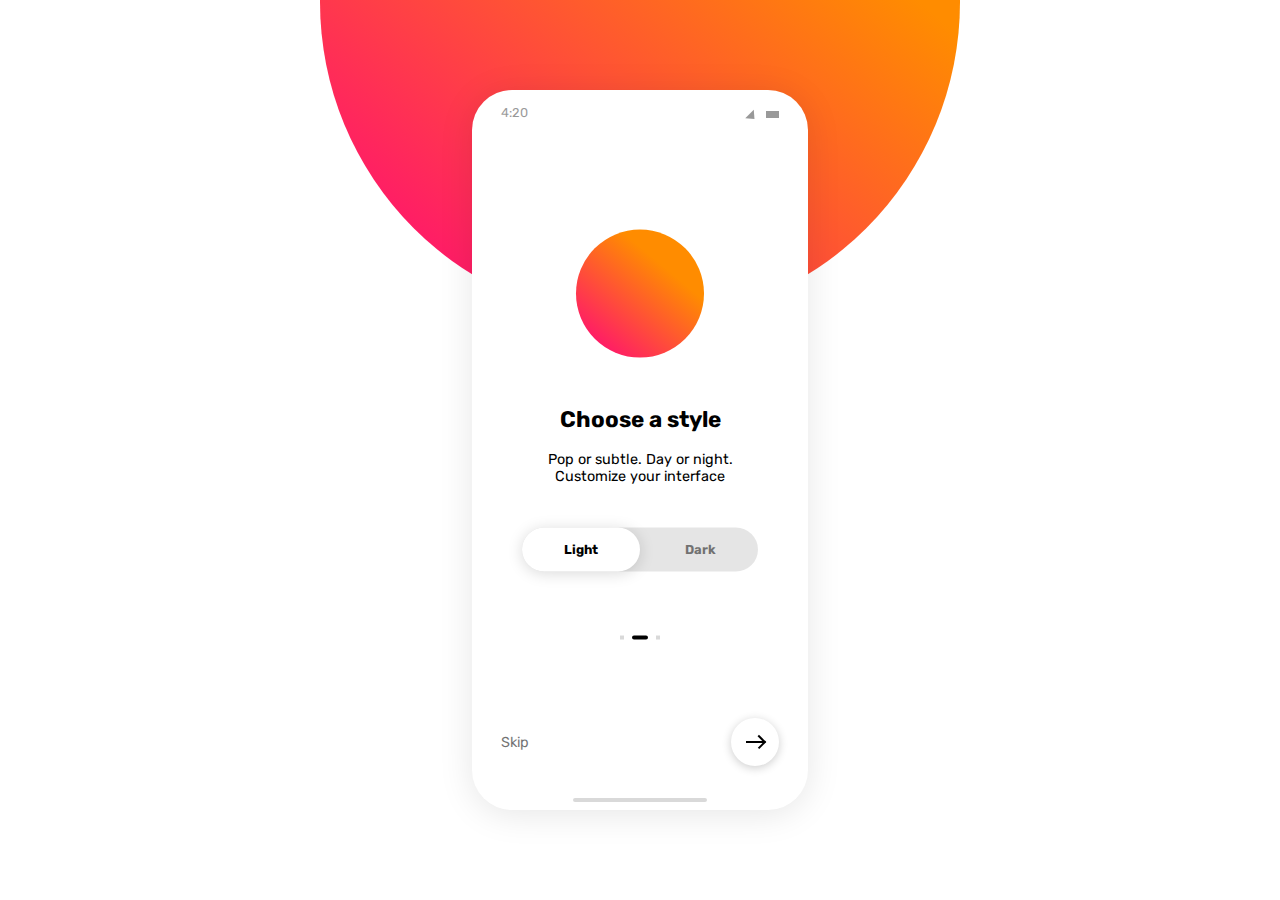
<file: src/theme.html>
<html lang="en">
  <head>
    <meta charset="UTF-8" />
    <meta name="viewport" content="width=device-width, initial-scale=1.0" />
    <title>Document</title>
  </head>
  <body>
    <style>
      /* GENERAL */
      @import url('https://fonts.googleapis.com/css?family=Rubik');
      .credit {
        position: fixed;
        right: 2rem;
        bottom: 2rem;
        color: white;
      }
      .credit a {
        color: inherit;
      }
      body {
        margin: 0;
        padding: 0;
        font-family: 'Rubik', -apple-system, BlinkMacSystemFont, 'Segoe UI',
          'Roboto', 'Oxygen', 'Ubuntu', 'Cantarell', 'Fira Sans', 'Droid Sans',
          'Helvetica Neue', sans-serif;
      }
      .body {
        position: relative;
        width: 100vw;
        height: 100vh;
        background-color: #fff;
        overflow: hidden;
        display: flex;
        justify-content: center;
        align-items: center;
        transition: background-color 0.1s;
      }
      /* Main Circle */
      .main-circle {
        width: 40rem;
        height: 40rem;
        border-radius: 100%;
        background: linear-gradient(40deg, #ff0080, #ff8c00 70%);
        position: absolute;
        z-index: 1;
        left: 50%;
        transform: translate(-50%, -70%);
      }

      /* Phone */
      .phone {
        position: relative;
        z-index: 2;
        width: 21rem;
        height: 45rem;
        background-color: inherit;
        box-shadow: 0 4px 35px rgba(0, 0, 0, 0.1);
        border-radius: 40px;
        display: flex;
        flex-direction: column;
      }
      .swipe {
        width: 40%;
        height: 0.25rem;
        background-color: black;
        opacity: 0.15;
        border-radius: 10px;
        margin: 0.5rem auto;
      }

      /* Top */
      .menu {
        /*   background-color: blue; */
        font-size: 80%;
        opacity: 0.4;
        padding: 0.8rem 1.8rem;
        display: flex;
        justify-content: space-between;
        align-items: center;
      }
      .icons {
        display: flex;
        margin-top: 0.5rem;
      }
      .battery {
        width: 0.85rem;
        height: 0.45rem;
        background-color: black;
      }
      .network {
        width: 0;
        height: 0;
        border-style: solid;
        border-width: 0 6.8px 7.2px 6.8px;
        border-color: transparent transparent black transparent;
        transform: rotate(135deg);
        margin: 0.12rem 0.5rem;
      }

      /* Middle */
      .content {
        display: flex;
        flex-direction: column;
        margin: auto;
        text-align: center;
        width: 70%;
        transform: translateY(5%);
      }
      .circle {
        position: relative;
        border-radius: 100%;
        width: 8rem;
        height: 8rem;
        background: linear-gradient(40deg, #ff0080, #ff8c00 70%);
        margin: auto;
      }
      .crescent {
        position: absolute;
        border-radius: 100%;
        right: 0;
        width: 6rem;
        height: 6rem;
        background: white;
        transform: scale(0);
        transform-origin: top right;
        transition: transform 0.6s cubic-bezier(0.645, 0.045, 0.355, 1);
      }
      p {
        font-size: 90%;
      }
      .heading {
        font-size: 140%;
        font-weight: bolder;
        margin: 3rem 0 0.2rem 0;
      }
      label,
      .toggle {
        height: 2.8rem;
        border-radius: 100px;
      }
      label {
        width: 100%;
        background-color: rgba(0, 0, 0, 0.1);
        border-radius: 100px;
        position: relative;
        margin: 1.8rem 0 4rem 0;
        cursor: pointer;
      }
      .toggle {
        position: absolute;
        width: 50%;
        background-color: #fff;
        box-shadow: 0 2px 15px rgba(0, 0, 0, 0.15);
        transition: transform 0.3s cubic-bezier(0.25, 0.46, 0.45, 0.94);
      }
      .names {
        font-size: 90%;
        font-weight: bolder;
        width: 65%;
        margin-left: 17.5%;
        margin-top: 0.5%;
        position: absolute;
        display: flex;
        justify-content: space-between;
        user-select: none;
      }
      .dark {
        opacity: 0.5;
      }
      .mark {
        border-radius: 100px;
        background-color: black;
      }
      .mark {
        width: 7%;
        margin: auto;
        position: relative;
        height: 0.25rem;
      }
      .mark::before {
        content: '';
        position: absolute;
        width: 0.25rem;
        height: 100%;
        left: -70%;
        opacity: 0.15;
        background-color: inherit;
      }
      .mark::after {
        content: '';
        position: absolute;
        width: 0.25rem;
        height: 100%;
        right: -70%;
        opacity: 0.15;
        background-color: inherit;
      }

      /* Bottom */
      .skip {
        padding: 1.5rem 1.8rem;
        display: flex;
        justify-content: space-between;
        align-items: center;
      }
      .skip p {
        opacity: 0.55;
        font-size: 90%;
        cursor: pointer;
        transition: all 2s ease;
      }
      .skip p:hover {
        text-decoration: underline;
      }
      .fab {
        box-shadow: 0 2px 10px rgba(0, 0, 0, 0.2);
        border-radius: 100%;
        width: 3rem;
        height: 3rem;
        display: flex;
        justify-content: center;
        align-items: center;
        position: relative;
        cursor: pointer;
        transition: transform 0.5s cubic-bezier(0.19, 1, 0.22, 1);
      }
      .fab:hover {
        transform: scale(1.2);
      }
      .arrow {
        width: 40%;
        height: 0.1rem;
        background-color: black;
      }
      .arrow::before {
        content: '';
        position: absolute;
        height: 0.1rem;
        width: 20%;
        background-color: inherit;
        transform: rotate(45deg);
        right: 26%;
        top: 42%;
      }
      .arrow::after {
        content: '';
        position: absolute;
        height: 0.1rem;
        width: 20%;
        background-color: inherit;
        transform: rotate(-45deg);
        right: 26%;
        bottom: 42%;
      }

      /* -------- Switch Styles ------------*/
      [type='checkbox'] {
        display: none;
      }
      /* Toggle */
      [type='checkbox']:checked + .app .toggle {
        transform: translateX(100%);
        background-color: #34323d;
      }
      [type='checkbox']:checked + .app .dark {
        opacity: 1;
      }
      [type='checkbox']:checked + .app .light {
        opacity: 0.5;
      }
      /* App */
      [type='checkbox']:checked + .app .body {
        background-color: #26242e;
        color: white;
      }
      /* Circle */
      [type='checkbox']:checked + .app .crescent {
        transform: scale(1);
        background: #26242e;
      }
      [type='checkbox']:checked + .app .circle {
        background: linear-gradient(40deg, #8983f7, #a3dafb 70%);
      }
      [type='checkbox']:checked + .app .main-circle {
        background: linear-gradient(40deg, #8983f7, #a3dafb 70%);
      }
      /* Fab */
      [type='checkbox']:checked + .app .fab {
        background-color: #34323d;
      }
      [type='checkbox']:checked + .app .arrow,
      [type='checkbox']:checked + .app .mark,
      [type='checkbox']:checked + .app .battery {
        background-color: white;
      }
      [type='checkbox']:checked + .app .network {
        border-color: transparent transparent white transparent;
      }
      [type='checkbox']:checked + .app .swipe {
        background-color: #34323d;
        opacity: 1;
      }
    </style>

    <input type="checkbox" id="switch" />
    <div class="app">
      <div class="body">
        <div class="main-circle"></div>
        <div class="phone">
          <!-- Top -->
          <div class="menu">
            <div class="time">4:20</div>
            <div class="icons">
              <div class="network"></div>
              <div class="battery"></div>
            </div>
          </div>
          <!-- Middle -->
          <div class="content">
            <div class="circle">
              <div class="crescent"></div>
            </div>
            <p class="heading">Choose a style</p>
            <p>
              Pop or subtle. Day or night.<br />
              Customize your interface
            </p>
            <label for="switch">
              <div class="toggle"></div>
              <div class="names">
                <p class="light">Light</p>
                <p class="dark">Dark</p>
              </div>
            </label>

            <div class="mark"></div>
          </div>
          <!-- Bottom -->
          <div class="skip">
            <p>Skip</p>
            <div class="fab">
              <div class="arrow"></div>
            </div>
          </div>

          <div class="swipe"></div>
        </div>
      </div>
      <div class="credit">
        <p>
          Inspired by
          <a
            href="https://dribbble.com/shots/6155384-Coded-Light-dark-toggle-switch"
            target="_blank"
            >Matthieu Souteyrand</a
          >
        </p>
      </div>
    </div>
  </body>
</html>
</file>
